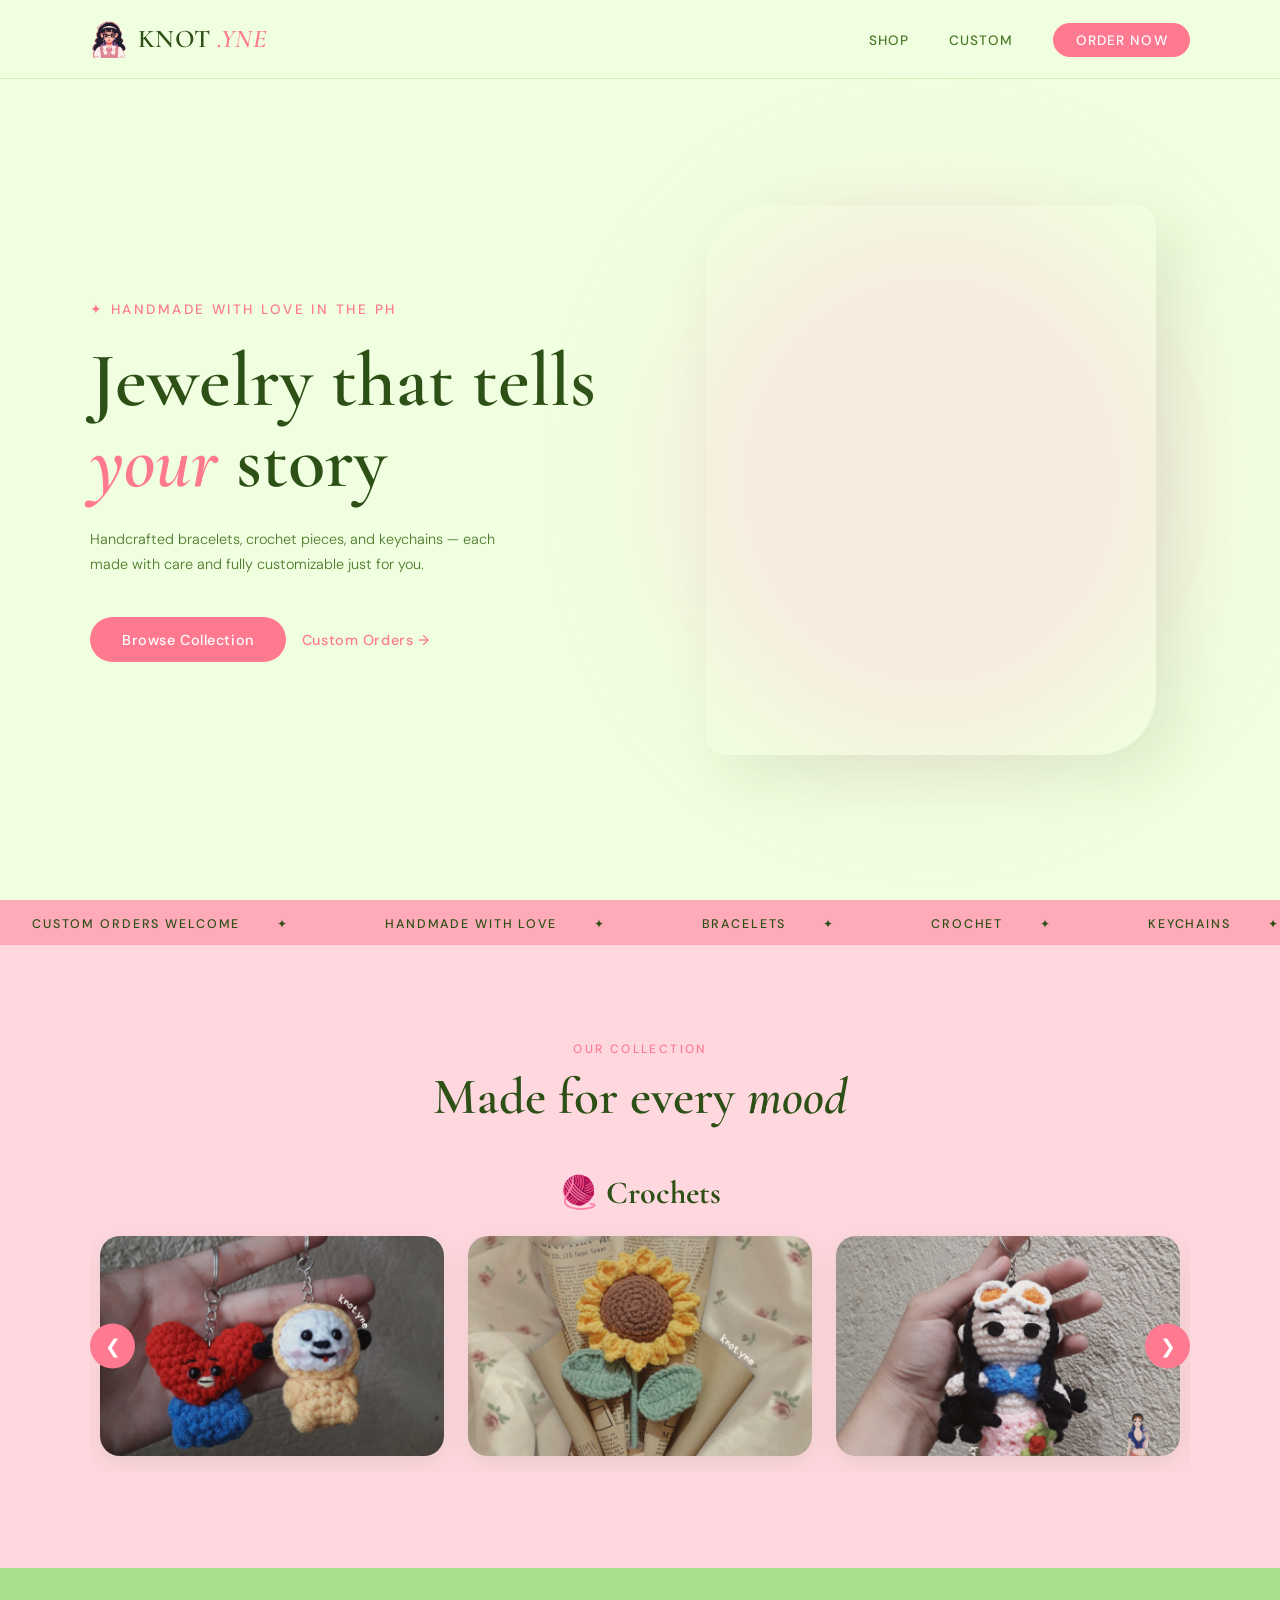
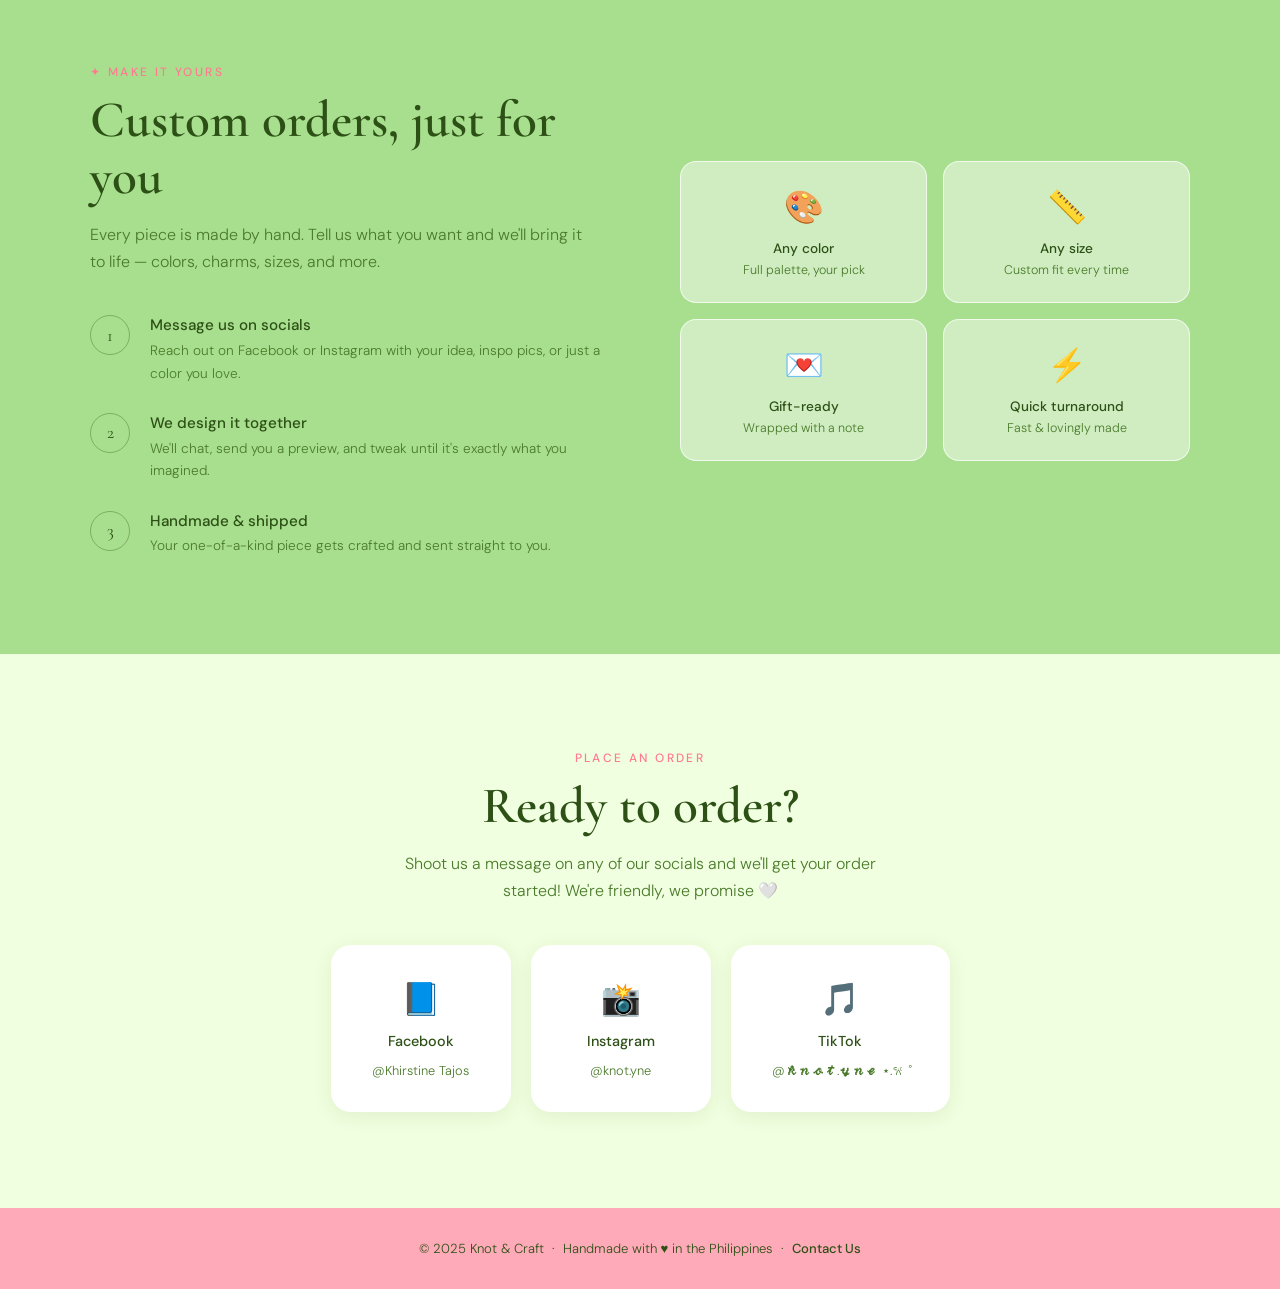
<file: index.html>
<!DOCTYPE html>
<html lang="en">
<head>
<meta charset="UTF-8" />
<meta name="viewport" content="width=device-width, initial-scale=1.0" />
<title>Knot.yne — Handmade with Love</title>
<link rel="preconnect" href="https://fonts.googleapis.com" />
<link href="https://fonts.googleapis.com/css2?family=Cormorant+Garamond:ital,wght@0,400;0,600;1,400&family=DM+Sans:wght@300;400;500&display=swap" rel="stylesheet" />
<link rel="stylesheet" href="css/style.css" />

<!-- Favicon (tab icon) -->
<link rel="icon" type="image/png" href="assets/logo1.png">
</head>

<body>

<!-- NAV -->
<nav>
  <div class="inner" style="display:flex; align-items:center; justify-content:space-between;">

    <!-- LOGO LOCKUP: image + text together -->
    <a href="#" class="nav-brand">
      <img src="assets/logo1.png" alt="Knot.yne logo" class="logo-img" onerror="this.style.display='none'">
      <span class="nav-logo">Knot <span>.yne</span></span>
    </a>

    <!-- Desktop links -->
    <ul>
      <li><a href="#products">Shop</a></li>
      <li><a href="#custom">Custom</a></li>
      <li><a href="#order" class="nav-order-btn">Order Now</a></li>
    </ul>

    <!-- Hamburger (mobile only) -->
    <button class="hamburger" id="hamburger" aria-label="Toggle menu" aria-expanded="false">
      <span></span>
      <span></span>
      <span></span>
    </button>

  </div>
</nav>

<!-- MOBILE MENU DRAWER -->
<ul class="mobile-menu" id="mobileMenu">
  <li><a href="#products" class="mobile-link">Shop</a></li>
  <li><a href="#custom" class="mobile-link">Custom</a></li>
  <li><a href="#order" class="mobile-link mobile-order-btn">Order Now</a></li>
</ul>

<!-- HERO -->
<section class="hero">
  <div class="inner hero-grid">
    <div class="hero-content">
      <p class="hero-eyebrow">✦ Handmade with love in the PH</p>
      <h1>Jewelry that tells <em>your</em> story</h1>
      <p>Handcrafted bracelets, crochet pieces, and keychains — each made with care and fully customizable just for you.</p>
      <div class="hero-cta">
        <a href="#products" class="btn-primary">Browse Collection</a>
        <a href="#custom" class="btn-ghost">Custom Orders →</a>
      </div>
    </div>

    <!-- Visual Side -->
    <div class="hero-visual">
      <div class="main-image-wrapper">
        <!-- Slide 1 -->
        <img src="assets/key1.jpg" alt="Bracelets" class="hero-slide">
        <!-- Slide 2 -->
        <img src="assets/TOOTHLESS AND LIGHT FURY.png" alt="Necklaces" class="hero-slide">
        <!-- Slide 3 -->
        <img src="assets/key2.jpg" alt="Crochet" class="hero-slide">

      </div>
      <!-- Background Blob -->
      <div class="hero-blob"></div>
    </div>
  </div>
</section>

<!-- MARQUEE -->
<div class="marquee-wrap">
  <div class="marquee-inner">
    <span>Custom Orders Welcome <span class="marquee-dot">✦</span></span>
    <span>Handmade with Love <span class="marquee-dot">✦</span></span>
    <span>Bracelets <span class="marquee-dot">✦</span></span>
    <span>Crochet <span class="marquee-dot">✦</span></span>
    <span>Keychains <span class="marquee-dot">✦</span></span>
    <span>Necklaces <span class="marquee-dot">✦</span></span>
    <span>Made to Order <span class="marquee-dot">✦</span></span>
    <span>Custom Orders Welcome <span class="marquee-dot">✦</span></span>
    <span>Handmade with Love <span class="marquee-dot">✦</span></span>
    <span>Bracelets <span class="marquee-dot">✦</span></span>
    <span>Crochet <span class="marquee-dot">✦</span></span>
    <span>Keychains <span class="marquee-dot">✦</span></span>
    <span>Necklaces <span class="marquee-dot">✦</span></span>
    <span>Made to Order <span class="marquee-dot">✦</span></span>
  </div>
</div>

<!-- PRODUCTS -->
<section id="products">
  <div class="inner">
    <div style="text-align:center; margin-bottom: 2rem;">
      <p class="section-eyebrow">Our Collection</p>
      <h2 class="section-title">Made for every <em>mood</em></h2>
    </div>

    <!-- Slider Container -->
    <div class="product-slider-container">
      <div class="product-track" id="productTrack">
        
        <!-- Slide 1: Crochets -->
        <div class="product-slide">
          <h3 class="cat-title">🧶 Crochets</h3>
          <div class="product-grid">
            <div class="product-item">
              <img src="assets/BT21 KEYCHAINS 3.png" alt="Crochet 1">
            </div>
            <div class="product-item">
              <img src="assets//SUNFLOWER (1).png" alt="Crochet 2">
            </div>
            <div class="product-item">
              <img src="assets/NICO ROBIN AMI.png" alt="Crochet 3">
            </div>
          </div>
        </div>

        <!-- Slide 2: String Charms -->
        <div class="product-slide">
          <h3 class="cat-title">✨ String Charms</h3>
          <div class="product-grid">
            <img src="assets/key2.jpg"   alt="Charm 1">
            <img src="assets/Qxios7sP.jpg"   alt="Charm 2">
            <img src="assets/keychaainName.png" alt="Charm 3">
          </div>
        </div>

        <!-- Slide 3: Bracelets -->
        <div class="product-slide">
          <h3 class="cat-title">📿 String Bracelets</h3>
          <div class="product-grid">
            <img src="assets/beads.jpg" alt="Bead 1">
            <img src="assets/bracelet.jpg" alt="Bead 2">
            <img src="assets/bracelet.webp" alt="Bead 3">
          </div>
        </div>

      </div>

      <!-- Navigation Arrows -->
      <button class="slider-arrow prev" id="prevBtn">❮</button>
      <button class="slider-arrow next" id="nextBtn">❯</button>
    </div>
  </div>
</section>

<!-- CUSTOM ORDER -->
<section id="custom">
  <div class="inner">
  <div class="custom-layout">
    <div>
      <p class="section-eyebrow">✦ Make it yours</p>
      <h2 class="section-title">Custom orders, just for you</h2>
      <p class="section-subtitle">Every piece is made by hand. Tell us what you want and we'll bring it to life — colors, charms, sizes, and more.</p>

      <div class="custom-steps">
        <div class="step">
          <div class="step-num">1</div>
          <div class="step-text">
            <h4>Message us on socials</h4>
            <p>Reach out on Facebook or Instagram with your idea, inspo pics, or just a color you love.</p>
          </div>
        </div>
        <div class="step">
          <div class="step-num">2</div>
          <div class="step-text">
            <h4>We design it together</h4>
            <p>We'll chat, send you a preview, and tweak until it's exactly what you imagined.</p>
          </div>
        </div>
        <div class="step">
          <div class="step-num">3</div>
          <div class="step-text">
            <h4>Handmade & shipped</h4>
            <p>Your one-of-a-kind piece gets crafted and sent straight to you.</p>
          </div>
        </div>
      </div>
    </div>

    <div class="custom-visual">
      <div class="custom-tile">
        <div class="custom-tile-icon">🎨</div>
        <h5>Any color</h5>
        <p>Full palette, your pick</p>
      </div>
      <div class="custom-tile">
        <div class="custom-tile-icon">📏</div>
        <h5>Any size</h5>
        <p>Custom fit every time</p>
      </div>
      <div class="custom-tile">
        <div class="custom-tile-icon">💌</div>
        <h5>Gift-ready</h5>
        <p>Wrapped with a note</p>
      </div>
      <div class="custom-tile">
        <div class="custom-tile-icon">⚡</div>
        <h5>Quick turnaround</h5>
        <p>Fast & lovingly made</p>
      </div>
    </div>
  </div>
  </div>
</section>

<!-- ORDER / SOCIALS -->
<section id="order">
  <div class="inner">
  <p class="section-eyebrow">Place an order</p>
  <h2 class="section-title">Ready to order?</h2>
  <p class="section-subtitle" style="margin: 0 auto 0.5rem; text-align:center;">
    Shoot us a message on any of our socials and we'll get your order started! We're friendly, we promise 🤍
  </p>

  <div class="social-cards">
    <a href="https://www.facebook.com/Yneiei" target="_blank" class="social-card">
      <span class="social-icon">📘</span>
      <span class="social-name">Facebook</span>
      <span class="social-handle">@Khirstine Tajos</span>
    </a>
    <a href="https://www.instagram.com/knot.yne" target="_blank" class="social-card">
      <span class="social-icon">📸</span>
      <span class="social-name">Instagram</span>
      <span class="social-handle">@knot.yne</span>
    </a>
    <a href="https://www.tiktok.com/@knot.yne" target="_blank" class="social-card">
      <span class="social-icon">🎵</span>
      <span class="social-name">TikTok</span>
      <span class="social-handle">@𝓴𝓷𝓸𝓽.𝔂𝓷𝓮 ⋆.𐙚 ̊</span>
    </a>
  </div>
  </div>
</section>

<!-- FOOTER -->
<footer>
  <div class="inner">
  <p>© 2025 Knot & Craft &nbsp;·&nbsp; Handmade with ♥ in the Philippines &nbsp;·&nbsp; <a href="#order">Contact Us</a></p>
  </div>
</footer>

<script>
  const hamburger = document.getElementById('hamburger');
  const mobileMenu = document.getElementById('mobileMenu');

  hamburger.addEventListener('click', () => {
    const isOpen = mobileMenu.classList.contains('open');
    mobileMenu.classList.toggle('open');
    hamburger.classList.toggle('open');
    hamburger.setAttribute('aria-expanded', !isOpen);
  });

  // Close drawer when a link is clicked
  document.querySelectorAll('.mobile-link').forEach(link => {
    link.addEventListener('click', () => {
      mobileMenu.classList.remove('open');
      hamburger.classList.remove('open');
      hamburger.setAttribute('aria-expanded', 'false');
    });
  });

// Wrap everything to ensure variables don't conflict
document.addEventListener('DOMContentLoaded', () => {
  const track = document.getElementById('productTrack');
  const nextBtn = document.getElementById('nextBtn');
  const prevBtn = document.getElementById('prevBtn');
  
  // Re-define slides here to make sure they are found
  const slides = document.querySelectorAll('.product-slide');
  
  let index = 0;

  // Check if elements exist to prevent errors
  if (!track || !nextBtn || !prevBtn || slides.length === 0) {
    console.error("Slider elements missing! Check your IDs and Classes.");
    return;
  }

  function updateSlider() {
    track.style.transform = `translateX(-${index * 100}%)`;
  }

  nextBtn.addEventListener('click', () => {
    index = (index + 1) % slides.length;
    updateSlider();
    resetAutoSlide();
  });

  prevBtn.addEventListener('click', () => {
    index = (index - 1 + slides.length) % slides.length;
    updateSlider();
    resetAutoSlide();
  });

  // Auto-slide logic
  let autoSlideInterval = setInterval(() => {
    index = (index + 1) % slides.length;
    updateSlider();
  }, 5000);

  function resetAutoSlide() {
    clearInterval(autoSlideInterval);
    autoSlideInterval = setInterval(() => {
      index = (index + 1) % slides.length;
      updateSlider();
    }, 5000);
  }
});
</script>

</body>
</html>
</file>
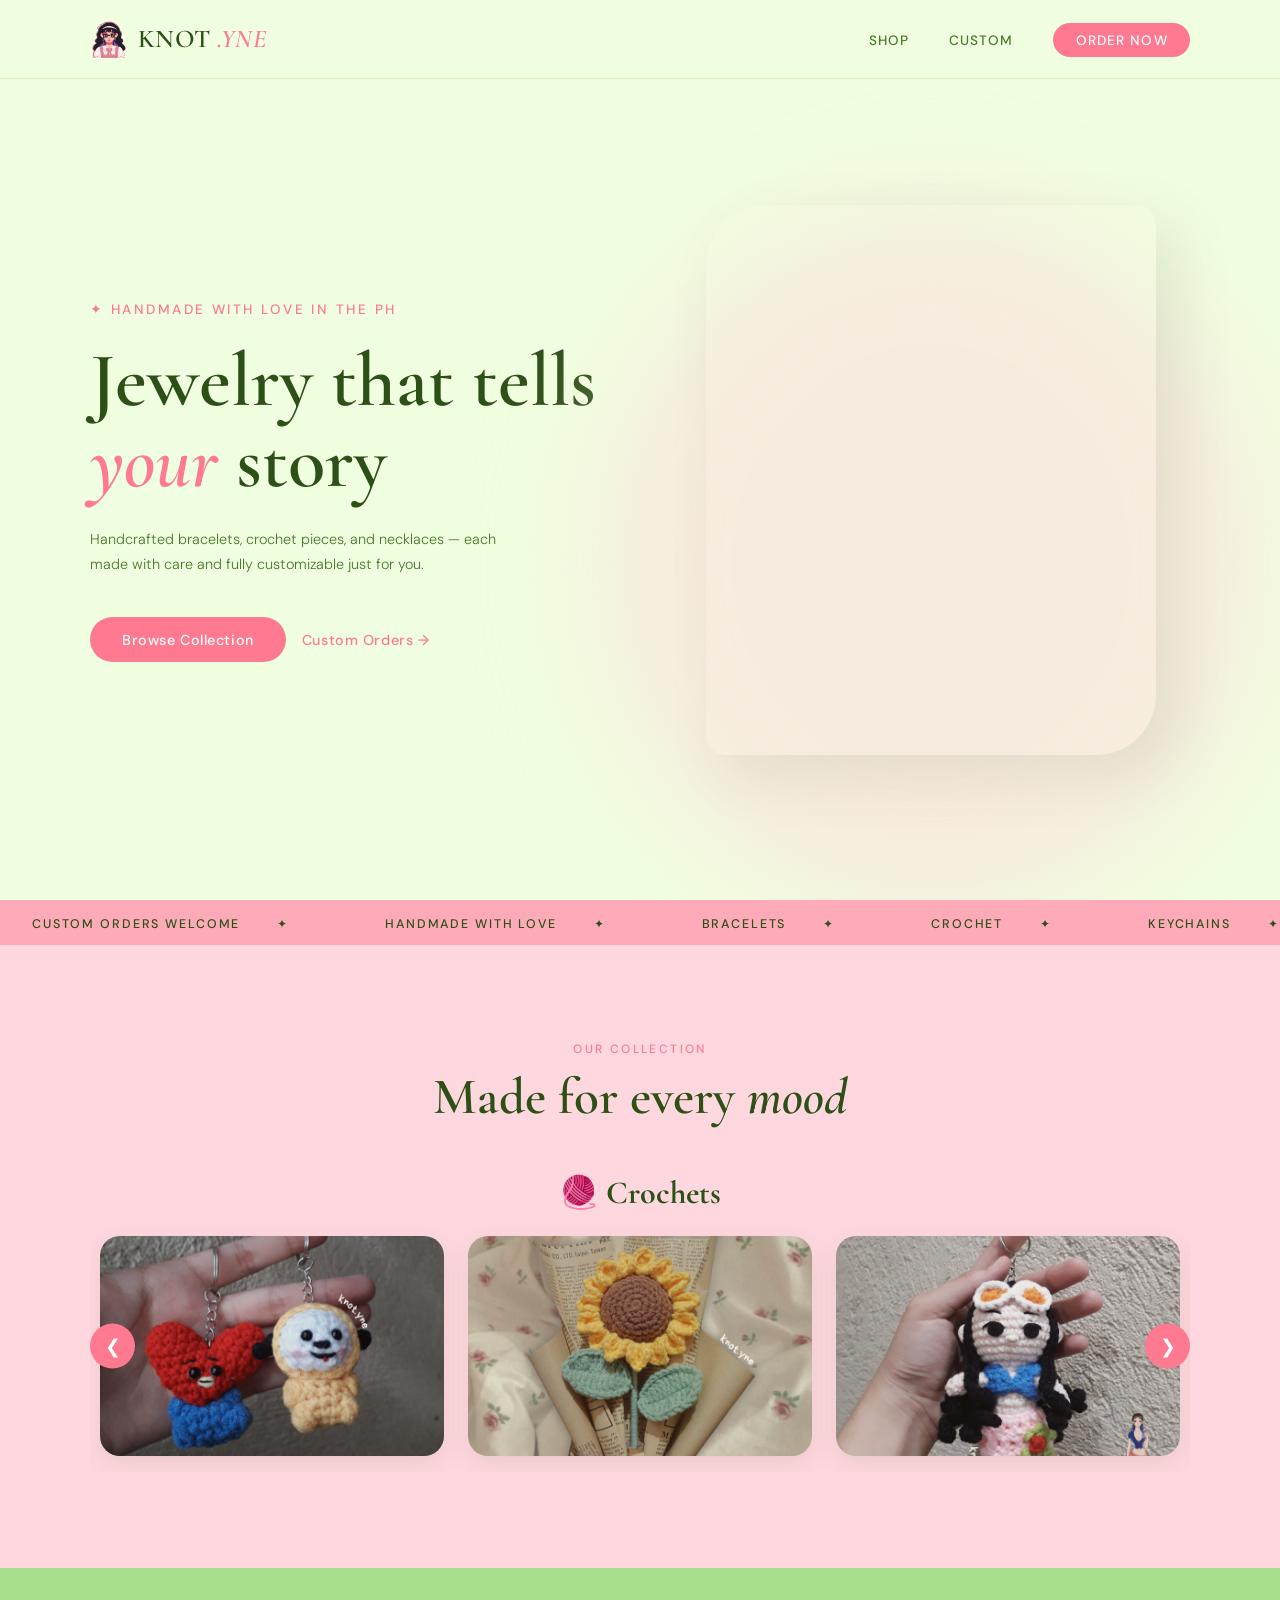
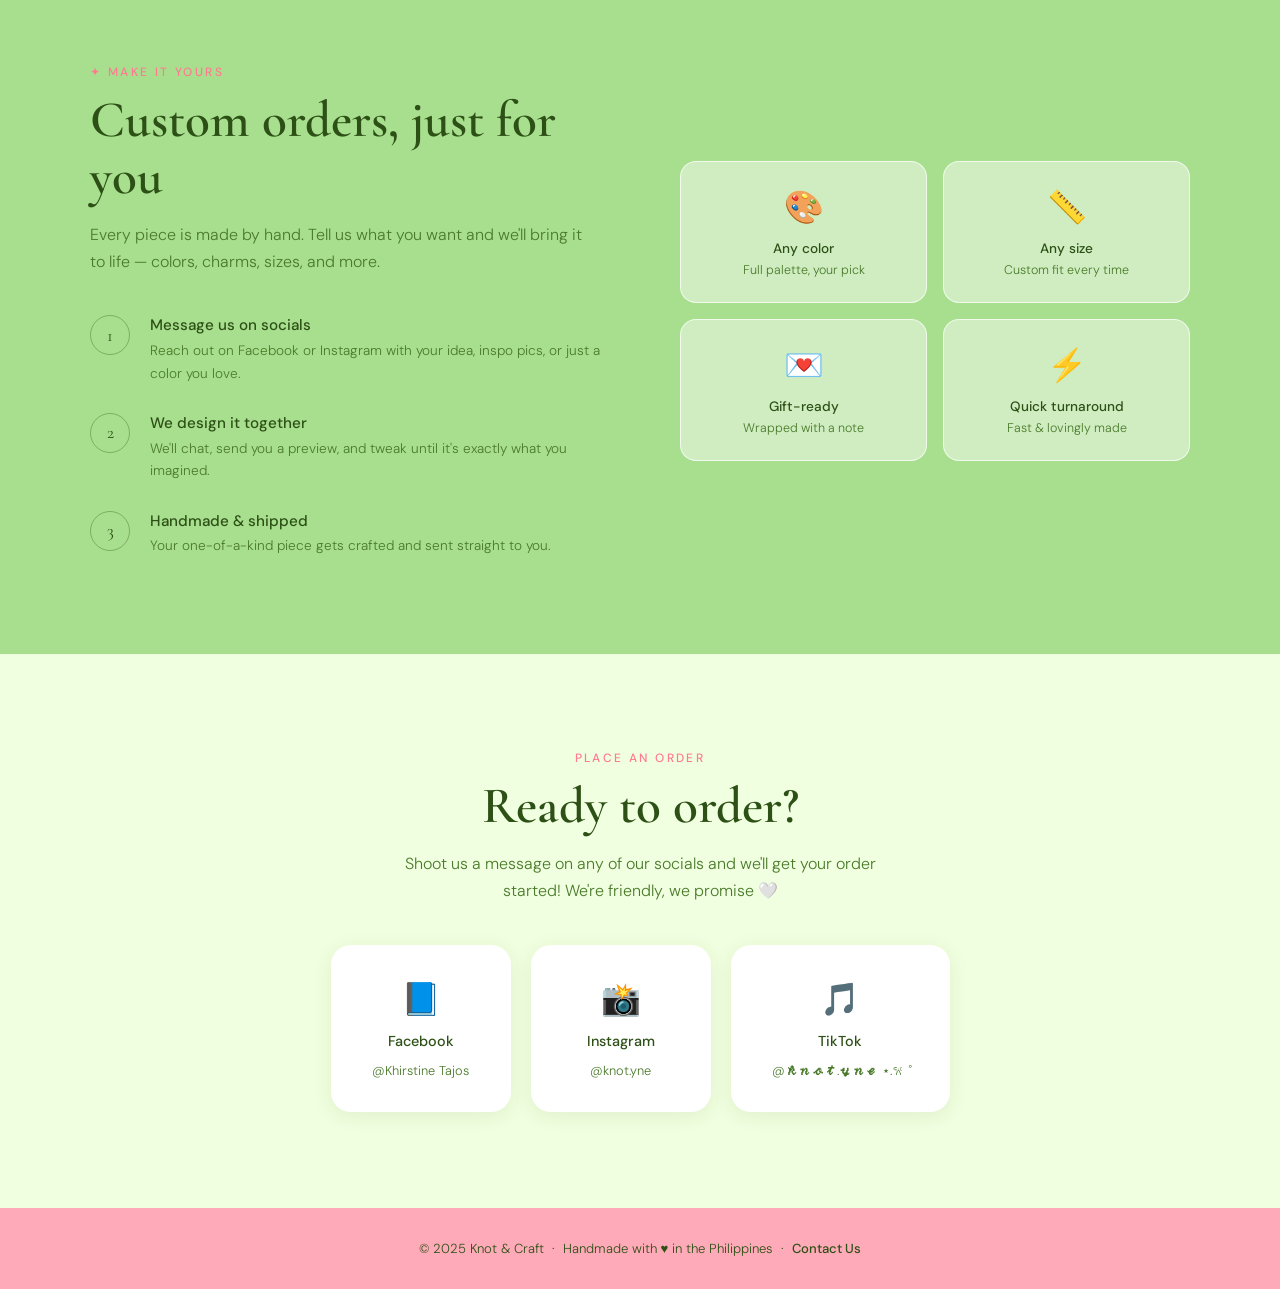
<file: based/index.html>
<!DOCTYPE html>
<html lang="en">
<head>
<meta charset="UTF-8" />
<meta name="viewport" content="width=device-width, initial-scale=1.0" />
<title>Knot.yne — Handmade with Love</title>
<link rel="preconnect" href="https://fonts.googleapis.com" />
<link href="https://fonts.googleapis.com/css2?family=Cormorant+Garamond:ital,wght@0,400;0,600;1,400&family=DM+Sans:wght@300;400;500&display=swap" rel="stylesheet" />
<link rel="stylesheet" href="css/style.css" />

<!-- Favicon (tab icon) -->
<link rel="icon" type="image/png" href="assets/logo1.png">
</head>

<body>

<!-- NAV -->
<nav>
  <div class="inner" style="display:flex; align-items:center; justify-content:space-between;">

    <!-- LOGO LOCKUP: image + text together -->
    <a href="#" class="nav-brand">
      <img src="assets/logo1.png" alt="Knot.yne logo" class="logo-img" onerror="this.style.display='none'">
      <span class="nav-logo">Knot <span>.yne</span></span>
    </a>

    <!-- Desktop links -->
    <ul>
      <li><a href="#products">Shop</a></li>
      <li><a href="#custom">Custom</a></li>
      <li><a href="#order" class="nav-order-btn">Order Now</a></li>
    </ul>

    <!-- Hamburger (mobile only) -->
    <button class="hamburger" id="hamburger" aria-label="Toggle menu" aria-expanded="false">
      <span></span>
      <span></span>
      <span></span>
    </button>

  </div>
</nav>

<!-- MOBILE MENU DRAWER -->
<ul class="mobile-menu" id="mobileMenu">
  <li><a href="#products" class="mobile-link">Shop</a></li>
  <li><a href="#custom" class="mobile-link">Custom</a></li>
  <li><a href="#order" class="mobile-link mobile-order-btn">Order Now</a></li>
</ul>

<!-- HERO -->
<section class="hero">
  <div class="inner hero-grid">
    <div class="hero-content">
      <p class="hero-eyebrow">✦ Handmade with love in the PH</p>
      <h1>Jewelry that tells <em>your</em> story</h1>
      <p>Handcrafted bracelets, crochet pieces, and necklaces — each made with care and fully customizable just for you.</p>
      <div class="hero-cta">
        <a href="#products" class="btn-primary">Browse Collection</a>
        <a href="#custom" class="btn-ghost">Custom Orders →</a>
      </div>
    </div>

    <!-- Visual Side -->
    <div class="hero-visual">
      <div class="main-image-wrapper">
        <!-- Slide 1 -->
        <img src="assets/key1.jpg" alt="Bracelets" class="hero-slide">
        <!-- Slide 2 -->
        <img src="assets/TOOTHLESS AND LIGHT FURY.png" alt="Necklaces" class="hero-slide">
        <!-- Slide 3 -->
        <img src="assets/key2.jpg" alt="Crochet" class="hero-slide">

      </div>
      <!-- Background Blob -->
      <div class="hero-blob"></div>
    </div>
  </div>
</section>

<!-- MARQUEE -->
<div class="marquee-wrap">
  <div class="marquee-inner">
    <span>Custom Orders Welcome <span class="marquee-dot">✦</span></span>
    <span>Handmade with Love <span class="marquee-dot">✦</span></span>
    <span>Bracelets <span class="marquee-dot">✦</span></span>
    <span>Crochet <span class="marquee-dot">✦</span></span>
    <span>Keychains <span class="marquee-dot">✦</span></span>
    <span>Necklaces <span class="marquee-dot">✦</span></span>
    <span>Made to Order <span class="marquee-dot">✦</span></span>
    <span>Custom Orders Welcome <span class="marquee-dot">✦</span></span>
    <span>Handmade with Love <span class="marquee-dot">✦</span></span>
    <span>Bracelets <span class="marquee-dot">✦</span></span>
    <span>Crochet <span class="marquee-dot">✦</span></span>
    <span>Keychains <span class="marquee-dot">✦</span></span>
    <span>Necklaces <span class="marquee-dot">✦</span></span>
    <span>Made to Order <span class="marquee-dot">✦</span></span>
  </div>
</div>

<!-- PRODUCTS -->
<section id="products">
  <div class="inner">
    <div style="text-align:center; margin-bottom: 2rem;">
      <p class="section-eyebrow">Our Collection</p>
      <h2 class="section-title">Made for every <em>mood</em></h2>
    </div>

    <!-- Slider Container -->
    <div class="product-slider-container">
      <div class="product-track" id="productTrack">
        
        <!-- Slide 1: Crochets -->
        <div class="product-slide">
          <h3 class="cat-title">🧶 Crochets</h3>
          <div class="product-grid">
            <div class="product-item">
              <img src="assets/BT21 KEYCHAINS 3.png" alt="Crochet 1">
            </div>
            <div class="product-item">
              <img src="assets//SUNFLOWER (1).png" alt="Crochet 2">
            </div>
            <div class="product-item">
              <img src="assets/NICO ROBIN AMI.png" alt="Crochet 3">
            </div>
          </div>
        </div>

        <!-- Slide 2: String Charms -->
        <div class="product-slide">
          <h3 class="cat-title">✨ String Charms</h3>
          <div class="product-grid">
            <img src="assets/key2.jpg"   alt="Charm 1">
            <img src="assets/Qxios7sP.jpg"   alt="Charm 2">
            <img src="assets/keychaainName.png" alt="Charm 3">
          </div>
        </div>

        <!-- Slide 3: Bracelets -->
        <div class="product-slide">
          <h3 class="cat-title">📿 String Bracelets</h3>
          <div class="product-grid">
            <img src="assets/beads.jpg" alt="Bead 1">
            <img src="assets/bracelet.jpg" alt="Bead 2">
            <img src="assets/bracelet.webp" alt="Bead 3">
          </div>
        </div>

      </div>

      <!-- Navigation Arrows -->
      <button class="slider-arrow prev" id="prevBtn">❮</button>
      <button class="slider-arrow next" id="nextBtn">❯</button>
    </div>
  </div>
</section>

<!-- CUSTOM ORDER -->
<section id="custom">
  <div class="inner">
  <div class="custom-layout">
    <div>
      <p class="section-eyebrow">✦ Make it yours</p>
      <h2 class="section-title">Custom orders, just for you</h2>
      <p class="section-subtitle">Every piece is made by hand. Tell us what you want and we'll bring it to life — colors, charms, sizes, and more.</p>

      <div class="custom-steps">
        <div class="step">
          <div class="step-num">1</div>
          <div class="step-text">
            <h4>Message us on socials</h4>
            <p>Reach out on Facebook or Instagram with your idea, inspo pics, or just a color you love.</p>
          </div>
        </div>
        <div class="step">
          <div class="step-num">2</div>
          <div class="step-text">
            <h4>We design it together</h4>
            <p>We'll chat, send you a preview, and tweak until it's exactly what you imagined.</p>
          </div>
        </div>
        <div class="step">
          <div class="step-num">3</div>
          <div class="step-text">
            <h4>Handmade & shipped</h4>
            <p>Your one-of-a-kind piece gets crafted and sent straight to you.</p>
          </div>
        </div>
      </div>
    </div>

    <div class="custom-visual">
      <div class="custom-tile">
        <div class="custom-tile-icon">🎨</div>
        <h5>Any color</h5>
        <p>Full palette, your pick</p>
      </div>
      <div class="custom-tile">
        <div class="custom-tile-icon">📏</div>
        <h5>Any size</h5>
        <p>Custom fit every time</p>
      </div>
      <div class="custom-tile">
        <div class="custom-tile-icon">💌</div>
        <h5>Gift-ready</h5>
        <p>Wrapped with a note</p>
      </div>
      <div class="custom-tile">
        <div class="custom-tile-icon">⚡</div>
        <h5>Quick turnaround</h5>
        <p>Fast & lovingly made</p>
      </div>
    </div>
  </div>
  </div>
</section>

<!-- ORDER / SOCIALS -->
<section id="order">
  <div class="inner">
  <p class="section-eyebrow">Place an order</p>
  <h2 class="section-title">Ready to order?</h2>
  <p class="section-subtitle" style="margin: 0 auto 0.5rem; text-align:center;">
    Shoot us a message on any of our socials and we'll get your order started! We're friendly, we promise 🤍
  </p>

  <div class="social-cards">
    <a href="https://www.facebook.com/Yneiei" target="_blank" class="social-card">
      <span class="social-icon">📘</span>
      <span class="social-name">Facebook</span>
      <span class="social-handle">@Khirstine Tajos</span>
    </a>
    <a href="https://www.instagram.com/knot.yne" target="_blank" class="social-card">
      <span class="social-icon">📸</span>
      <span class="social-name">Instagram</span>
      <span class="social-handle">@knot.yne</span>
    </a>
    <a href="https://www.tiktok.com/@knot.yne" target="_blank" class="social-card">
      <span class="social-icon">🎵</span>
      <span class="social-name">TikTok</span>
      <span class="social-handle">@𝓴𝓷𝓸𝓽.𝔂𝓷𝓮 ⋆.𐙚 ̊</span>
    </a>
  </div>
  </div>
</section>

<!-- FOOTER -->
<footer>
  <div class="inner">
  <p>© 2025 Knot & Craft &nbsp;·&nbsp; Handmade with ♥ in the Philippines &nbsp;·&nbsp; <a href="#order">Contact Us</a></p>
  </div>
</footer>

<script>
  const hamburger = document.getElementById('hamburger');
  const mobileMenu = document.getElementById('mobileMenu');

  hamburger.addEventListener('click', () => {
    const isOpen = mobileMenu.classList.contains('open');
    mobileMenu.classList.toggle('open');
    hamburger.classList.toggle('open');
    hamburger.setAttribute('aria-expanded', !isOpen);
  });

  // Close drawer when a link is clicked
  document.querySelectorAll('.mobile-link').forEach(link => {
    link.addEventListener('click', () => {
      mobileMenu.classList.remove('open');
      hamburger.classList.remove('open');
      hamburger.setAttribute('aria-expanded', 'false');
    });
  });

// Wrap everything to ensure variables don't conflict
document.addEventListener('DOMContentLoaded', () => {
  const track = document.getElementById('productTrack');
  const nextBtn = document.getElementById('nextBtn');
  const prevBtn = document.getElementById('prevBtn');
  
  // Re-define slides here to make sure they are found
  const slides = document.querySelectorAll('.product-slide');
  
  let index = 0;

  // Check if elements exist to prevent errors
  if (!track || !nextBtn || !prevBtn || slides.length === 0) {
    console.error("Slider elements missing! Check your IDs and Classes.");
    return;
  }

  function updateSlider() {
    track.style.transform = `translateX(-${index * 100}%)`;
  }

  nextBtn.addEventListener('click', () => {
    index = (index + 1) % slides.length;
    updateSlider();
    resetAutoSlide();
  });

  prevBtn.addEventListener('click', () => {
    index = (index - 1 + slides.length) % slides.length;
    updateSlider();
    resetAutoSlide();
  });

  // Auto-slide logic
  let autoSlideInterval = setInterval(() => {
    index = (index + 1) % slides.length;
    updateSlider();
  }, 5000);

  function resetAutoSlide() {
    clearInterval(autoSlideInterval);
    autoSlideInterval = setInterval(() => {
      index = (index + 1) % slides.length;
      updateSlider();
    }, 5000);
  }
});
</script>

</body>
</html>
</file>
<file: css/style.css>
*, *::before, *::after { box-sizing: border-box; margin: 0; padding: 0; }

  html, body {
  overflow-x: hidden;
  max-width: 100%;
  }

  section, .hero, .marquee-wrap, footer {
  max-width: 100%;
  overflow-x: hidden;
  }
  
  :root {
    --cream: #F0FFDF;
    --blush: #FFAAB8;
    --rose: #FF7A90;
    --deep: #2D5016;
    --warm: #4A7A2A;
    --muted: #A8DF8E;
    --white: #FFFFFF;
    --pink-light: #FFD8DF;
    --green-mid: #A8DF8E;
  }

  html { scroll-behavior: smooth; }

  body {
    font-family: 'DM Sans', sans-serif;
    background: var(--cream);
    color: var(--deep);
    overflow-x: hidden;
  }

  /* NAV */
  nav {
    position: fixed;
    top: 0; left: 0; right: 0;
    z-index: 100;
    display: flex;
    align-items: center;
    justify-content: space-between;
    padding: 1.25rem 2rem;
    background: rgba(240, 255, 223, 0.92);
    backdrop-filter: blur(10px);
    border-bottom: 1px solid rgba(168, 223, 142, 0.4);
  }

  /* LOGO LOCKUP — image + text side by side */
  .nav-brand {
    display: flex;
    align-items: center;
    gap: 0.6rem;
    text-decoration: none;
  }

  .logo-img {
    height: 38px;
    width: auto;
    display: block;
  }

  .nav-logo {
    font-family: 'Cormorant Garamond', serif;
    font-size: 1.6rem;
    font-weight: 600;
    color: var(--deep);
    letter-spacing: 0.02em;
    line-height: 1;
  }

  .nav-logo span { color: var(--rose); font-style: italic; }

  nav ul {
    list-style: none;
    display: flex;
    gap: 2.5rem;
    align-items: center;
  }

  nav a {
    text-decoration: none;
    color: var(--warm);
    font-size: 0.85rem;
    font-weight: 500;
    letter-spacing: 0.08em;
    text-transform: uppercase;
    transition: color 0.2s;
  }

  nav a:hover { color: var(--rose); }

  .nav-order-btn {
    background: var(--rose) !important;
    color: var(--white) !important;
    padding: 0.55rem 1.4rem;
    border-radius: 100px;
    transition: background 0.2s, transform 0.15s !important;
  }

  .nav-order-btn:hover {
    background: var(--warm) !important;
    transform: translateY(-1px);
  }

  /* HAMBURGER BUTTON */
  .hamburger {
    display: none;
    flex-direction: column;
    justify-content: center;
    gap: 5px;
    background: none;
    border: none;
    cursor: pointer;
    padding: 6px;
    z-index: 200;
  }

  .hamburger span {
    display: block;
    width: 24px;
    height: 2px;
    background: var(--deep);
    border-radius: 2px;
    transition: transform 0.3s ease, opacity 0.3s ease;
    transform-origin: center;
  }

  /* Animate to X when open */
  .hamburger.open span:nth-child(1) { transform: translateY(7px) rotate(45deg); }
  .hamburger.open span:nth-child(2) { opacity: 0; transform: scaleX(0); }
  .hamburger.open span:nth-child(3) { transform: translateY(-7px) rotate(-45deg); }

  /* MOBILE DRAWER */
  .mobile-menu {
    display: none;
    position: fixed;
    top: 0; left: 0; right: 0;
    z-index: 99;
    background: rgba(240, 255, 223, 0.97);
    backdrop-filter: blur(14px);
    padding: 6rem 2rem 2.5rem;
    flex-direction: column;
    gap: 0;
    border-bottom: 1px solid rgba(168, 223, 142, 0.4);
    transform: translateY(-110%);
    transition: transform 0.35s cubic-bezier(0.4, 0, 0.2, 1);
  }

  .mobile-menu.open {
    transform: translateY(0);
    display: flex;
  }

  .mobile-menu li {
    list-style: none;
    border-bottom: 1px solid rgba(168, 223, 142, 0.4);
  }

  .mobile-menu li:last-child { border-bottom: none; margin-top: 1.25rem; }

  .mobile-menu a {
    display: block;
    padding: 1rem 0;
    text-decoration: none;
    color: var(--deep);
    font-size: 1.4rem;
    font-family: 'Cormorant Garamond', serif;
    font-weight: 600;
    letter-spacing: 0.02em;
    transition: color 0.2s;
  }

  .mobile-menu a:hover { color: var(--rose); }

  .mobile-menu .mobile-order-btn {
    background: var(--rose);
    color: var(--white) !important;
    padding: 0.85rem 2rem;
    border-radius: 100px;
    text-align: center;
    font-size: 0.95rem;
    font-family: 'DM Sans', sans-serif;
    font-weight: 500;
    letter-spacing: 0.06em;
    text-transform: uppercase;
  }

  /* HERO */
  .hero {
    min-height: 100vh;
    display: flex;
    align-items: center;
    padding: 7rem 4rem 4rem;
    position: relative;
    overflow: hidden;
  }

  .hero-bg-circle {
    position: absolute;
    width: 600px; height: 600px;
    border-radius: 50%;
    background: radial-gradient(circle, rgba(255,216,223,0.5) 0%, transparent 70%);
    top: -100px; right: -150px;
    pointer-events: none;
  }

  .hero-content {
    max-width: 600px;
    position: relative;
    z-index: 1;
  }

  .hero .hero-eyebrow {
    font-size: .85rem;
    font-weight: 500;
    letter-spacing: 0.18em;
    text-transform: uppercase;
    color: var(--rose);
    margin-bottom: 1.25rem;
  }

  .hero h1 {
    font-family: 'Cormorant Garamond', serif;
    font-size: clamp(3rem, 6vw, 5.5rem);
    line-height: 1.05;
    font-weight: 600;
    color: var(--deep);
    margin-bottom: 1.5rem;
  }

  .hero h1 em {
    font-style: italic;
    color: var(--rose);
  }

  .hero p {
    font-size: 0.9rem;
    color: var(--warm);
    line-height: 1.75;
    max-width: 440px;
    margin-bottom: 2.5rem;
    font-weight: 300;
  }

  .hero-cta {
    display: flex;
    gap: 1rem;
    align-items: center;
    flex-wrap: wrap;
  }

  .btn-primary {
    background: var(--rose);
    color: var(--white);
    padding: 0.85rem 2rem;
    border-radius: 100px;
    text-decoration: none;
    font-size: 0.9rem;
    font-weight: 500;
    letter-spacing: 0.04em;
    transition: background 0.2s, transform 0.15s;
    display: inline-block;
  }

  .btn-primary:hover {
    background: var(--warm);
    color: var(--white);
    transform: translateY(-2px);
  }

  .btn-ghost {
    color: var(--rose);
    text-decoration: none;
    font-size: 0.9rem;
    font-weight: 500;
    letter-spacing: 0.04em;
    display: flex;
    align-items: center;
    gap: 0.5rem;
    transition: gap 0.2s;
  }

  .btn-ghost:hover { gap: 0.75rem; }

  .hero-decorative {
    position: absolute;
    right: 0;
    top: 50%;
    transform: translateY(-50%);
    width: 360px;
    height: 420px;
  }

/* --- HERO BASE LAYOUT --- */
.hero {
  min-height: 100vh;
  display: flex;
  align-items: center;
  padding: 120px 2rem 60px;
  background: var(--cream);
  overflow: hidden;
}

.hero-grid {
  display: grid;
  grid-template-columns: 1fr 1fr; /* Split 50/50 on desktop */
  align-items: center;
  gap: 4rem;
  width: 100%;
}

.hero-visual {
  position: relative;
  display: flex;
  justify-content: center;
  z-index: 5;
}

/* --- THE SLIDER (Works on Desktop & Mobile) --- */
.main-image-wrapper {
  position: relative;
  width: 100%;
  max-width: 450px;
  height: 550px; /* Desktop Height */
  border-radius: 60px 20px 60px 20px; 
  overflow: hidden; 
  box-shadow: 20px 20px 60px rgba(45, 80, 22, 0.1);
  z-index: 2;
}

.hero-slide {
  position: absolute;
  top: 0; left: 0;
  width: 100%;
  height: 100%;
  object-fit: cover;
  opacity: 0;
  animation: heroSlider 12s infinite; /* 12s loop for 3 images */
}

/* Timing for 3 images */
.hero-slide:nth-child(1) { animation-delay: 0s; }
.hero-slide:nth-child(2) { animation-delay: 4s; }
.hero-slide:nth-child(3) { animation-delay: 8s; }

@keyframes heroSlider {
  0% { opacity: 0; }
  5% { opacity: 1; }   /* Fade In */
  33% { opacity: 1; }  /* Visible */
  38% { opacity: 0; }  /* Fade Out */
  100% { opacity: 0; }
}

/* --- DECORATIONS --- */
.floating-badge {
  position: absolute;
  bottom: 30px;
  left: -20px;
  background: var(--white);
  padding: 0.8rem 1.2rem;
  border-radius: 100px;
  display: flex;
  align-items: center;
  gap: 10px;
  box-shadow: 0 10px 30px rgba(0,0,0,0.1);
  z-index: 10;
  animation: float 3s ease-in-out infinite;
}

.hero-blob {
  position: absolute;
  width: 100%;   /* change from 130% */
  height: 100%;  /* change from 130% */
  background: var(--pink-light);
  filter: blur(60px);
  border-radius: 50%;
  opacity: 0.5;
  z-index: 1;
  animation: morph 10s ease-in-out infinite;
}

/* --- RESPONSIVE ADJUSTMENTS --- */
@media (max-width: 900px) {
  .hero-grid {
    grid-template-columns: 1fr;
    text-align: center;
    gap: 3rem;
  }

    /* 1. h1 comes first */
  .hero-content h1 {
    order: -2;
  }

    /* 2. Image second */
  .hero-visual {
    order: -1;
  }
  
  .hero-visual { order: -1; } /* Image on top for mobile */

  .main-image-wrapper {
    height: 380px; /* Mobile Height */
    max-width: 320px;
    border-radius: 40px 15px 40px 15px;
  }

  .hero-cta { justify-content: center; }

  .floating-badge {
    left: 50%;
    transform: translateX(-50%);
    bottom: -15px;
    white-space: nowrap;
  }
}

/* ANIMATIONS */
@keyframes float {
  0%, 100% { transform: translateY(0); }
  50% { transform: translateY(-10px); }
}

@keyframes morph {
  0%, 100% { border-radius: 40% 60% 70% 30% / 40% 40% 60% 50%; }
  50% { border-radius: 70% 30% 50% 70% / 50% 60% 30% 60%; }
}

/* --- RESPONSIVE FIXES (THE IMPORTANT PART) --- */
@media (max-width: 900px) {
  .hero {
    padding: 120px 1.5rem 60px;
    text-align: center;
  }

  .hero-grid {
    grid-template-columns: 1fr; /* Stack items vertically */
    gap: 3rem;
  }

  .hero-content h1 {
    font-size: 3rem; /* Smaller font for mobile */
  }

  .hero-cta {
    justify-content: center;
  }

  .hero-visual {
    order: -1; /* Puts the image ABOVE the text on mobile */
  }

  .hero-main-img {
    height: 350px; /* Shorter image for mobile screens */
  }

  .floating-badge {
    left: 50%;
    transform: translateX(-50%);
    bottom: -20px;
    white-space: nowrap;
  }

  /* Slider Container */
.main-image-wrapper {
  position: relative;
  width: 100%;
  max-width: 450px;
  height: 550px; /* Must match the image height */
  z-index: 2;
  border-radius: 60px 20px 60px 20px; 
  overflow: hidden; /* Keeps the images inside the rounded corners */
  box-shadow: 20px 20px 60px rgba(45, 80, 22, 0.1);
}

/* Individual Slides */
.hero-slide {
  position: absolute;
  top: 0;
  left: 0;
  width: 100%;
  height: 100%;
  object-fit: cover;
  opacity: 0; /* Hidden by default */
  animation: heroSlider 12s infinite; /* 12 seconds total for the loop */
}

/* Animation Timing: 
   3 images = 33% each. 
   We add a little overlap for the fade effect.
*/
.hero-slide:nth-child(1) {
  animation-delay: 0s;
}

.hero-slide:nth-child(2) {
  animation-delay: 4s;
}

.hero-slide:nth-child(3) {
  animation-delay: 8s;
}

@keyframes heroSlider {
  0% { opacity: 0; }
  10% { opacity: 1; }  /* Fade in */
  33% { opacity: 1; }  /* Stay visible */
  43% { opacity: 0; }  /* Fade out */
  100% { opacity: 0; } /* Stay hidden until loop restarts */
}

/* Adjust height for mobile slider */
@media (max-width: 900px) {
  .main-image-wrapper {
    height: 350px;
    max-width: 100%;
    border-radius: 40px 15px 40px 15px;
  }
}
}


  /* MARQUEE */
  .marquee-wrap {
    background: #FFAAB8;
    padding: 0.75rem 0;
    overflow: hidden;
    white-space: nowrap;
  }

  .marquee-inner span {
    font-size: 0.78rem;
    font-weight: 500;
    letter-spacing: 0.15em;
    text-transform: uppercase;
    color: var(--deep);
    padding: 0 2rem;
  }

  .marquee-dot { color: rgba(45,80,22,0.4); }

  .marquee-inner {
    display: inline-flex;
    animation: marquee 22s linear infinite;
  }

  @keyframes marquee {
    from { transform: translateX(0); }
    to { transform: translateX(-50%); }
  }

  /* SECTIONS */
  section { padding: 6rem 4rem; }

  .inner {
    max-width: 1100px;
    margin: 0 auto;
    width: 100%;
  }

  .section-eyebrow {
    font-size: 0.75rem;
    font-weight: 500;
    letter-spacing: 0.2em;
    text-transform: uppercase;
    color: var(--rose);
    margin-bottom: 0.75rem;
  }

  .section-title {
    font-family: 'Cormorant Garamond', serif;
    font-size: clamp(2rem, 4vw, 3.2rem);
    font-weight: 600;
    color: var(--deep);
    line-height: 1.1;
    margin-bottom: 1rem;
  }

  .section-subtitle {
    font-size: 1rem;
    color: var(--warm);
    line-height: 1.7;
    font-weight: 300;
    max-width: 480px;
  }

  /* PRODUCTS */
  #products { background: #FFD8DF; }

  /* Slider Layout */
.product-slider-container {
  position: relative;
  overflow: hidden; /* Hides the other slides */
  width: 100%;
  padding: 1rem 0;
}

.product-track {
  display: flex;
  transition: transform 0.5s cubic-bezier(0.4, 0, 0.2, 1);
  width: 100%;
}

.product-slide {
  min-width: 100%; /* Each slide takes full width of container */
  box-sizing: border-box;
  padding: 0 10px;
}

.cat-title {
  font-family: 'Cormorant Garamond', serif;
  font-size: 2rem;
  color: var(--deep);
  margin-bottom: 1.5rem;
  text-align: center;
}

/* 3-Image Grid */
.product-grid {
  display: grid;
  grid-template-columns: repeat(3, 1fr);
  gap: 1.5rem;
}

/* Single clean rule for product-grid images */
.product-grid img {
  width: 100%;
  aspect-ratio: 1 / 1;
  object-fit: cover;
  border-radius: 20px;
  box-shadow: 0 8px 24px rgba(45, 80, 22, 0.1);
  transition: transform 0.3s ease;
  background: transparent;
}

.product-grid img:hover {
  transform: translateY(-5px);
}

/* For product-item images (Slide 1 with the wrapper divs) */
.product-item img {
  width: 100%;
  aspect-ratio: 1 / 1;
  object-fit: cover;
  border-radius: 20px;
  box-shadow: 0 8px 24px rgba(45, 80, 22, 0.1);
  transition: transform 0.3s ease;
}

.product-item img:hover {
  transform: translateY(-5px);
}

/* Navigation Arrows */
.slider-arrow {
  position: absolute;
  top: 60%;
  transform: translateY(-50%);
  background: var(--rose);
  color: white;
  border: none;
  width: 45px;
  height: 45px;
  border-radius: 50%;
  cursor: pointer;
  z-index: 10;
  font-size: 1.2rem;
  transition: opacity 0.3s, background 0.3s;
  display: flex;
  align-items: center;
  justify-content: center;
}

.slider-arrow:hover { background: var(--warm); }
.slider-arrow.prev { left: 0; }
.slider-arrow.next { right: 0; }

.product-grid img,
.product-item img {
  width: 100%;
  height: 220px;
  object-fit: cover;
  border-radius: 20px;
  background: transparent;
  box-shadow: 0 8px 24px rgba(45, 80, 22, 0.1);
  transition: transform 0.3s ease;
}

.product-grid img:hover,
.product-item img:hover {
  transform: translateY(-5px);
}


.product-item {
  display: flex;
  flex-direction: column;
  align-items: start;
  gap: 0.75rem;
}


.item-label {
  font-size: 0.85rem;
  font-weight: 500;
  color: var(--warm);
  text-transform: uppercase;
  letter-spacing: 0.05em;
}

@media (max-width: 600px) {
  /* Make the category title a bit smaller and tighter */
  .cat-title {
    font-size: 1.5rem;
    margin-bottom: 1rem;
  }

  /* Change from 3 tiny columns to 1 big one or 2 medium ones */
  .product-grid {
    grid-template-columns: 1fr; /* 1 image per row looks much cleaner on mobile */
    gap: 1rem;
    padding: 0 1rem;
  }

  .product-grid img {
    border-radius: 15px;
    height: 250px; /* Force a consistent height so it doesn't jump around */
  }

  /* Move arrows lower so they don't block the title */
  .slider-arrow {
    top: auto;
    bottom: -20px; /* Put them at the very bottom of the section */
    width: 40px;
    height: 40px;
  }

  .product-slider-container {
    padding-bottom: 60px; 
    overflow: visible; /* Allows buttons to sit slightly outside if needed */
  }

  /* 2. Move the arrows down */
  .slider-arrow {
    top: auto;            /* Removes the 50% vertical centering */
    bottom: 0px;          /* Positions them at the very bottom of the container */
    transform: none;      /* Removes the centering offset */
    width: 45px;
    height: 45px;
  }

  /* 3. Group them toward the center so they are easy to reach with thumbs */
  .slider-arrow.prev {
    left: calc(50% - 55px); /* Moves it slightly left of center */
  }

  .slider-arrow.next {
    right: calc(50% - 55px); /* Moves it slightly right of center */
  }
    
  .slider-arrow.prev { left: 30%; }
  .slider-arrow.next { right: 30%; }
}

  /* CUSTOM ORDER */
  #custom { background: #A8DF8E; color: var(--deep); }
  #custom .section-title { color: var(--deep); }
  #custom .section-eyebrow { color: var(--rose); }
  #custom .section-subtitle { color: var(--warm); max-width: 500px; }

  .custom-layout {
    display: grid;
    grid-template-columns: 1fr 1fr;
    gap: 5rem;
    align-items: center;
  }

  .custom-steps { display: flex; flex-direction: column; gap: 1.75rem; margin-top: 2.5rem; }

  .step { display: flex; gap: 1.25rem; align-items: flex-start; }

  .step-num {
    width: 40px; height: 40px;
    border-radius: 50%;
    border: 1.5px solid rgba(45,80,22,0.35);
    display: flex;
    align-items: center;
    justify-content: center;
    font-family: 'Cormorant Garamond', serif;
    font-size: 1.1rem;
    color: var(--deep);
    flex-shrink: 0;
  }

  .step-text h4 { font-size: 0.95rem; font-weight: 500; color: var(--deep); margin-bottom: 0.3rem; }
  .step-text p { font-size: 0.85rem; color: var(--warm); line-height: 1.65; font-weight: 300; }

  .custom-visual { display: grid; grid-template-columns: 1fr 1fr; gap: 1rem; }

  .custom-tile {
    background: rgba(255,255,255,0.45);
    border: 1px solid rgba(255,255,255,0.7);
    border-radius: 16px;
    padding: 1.5rem;
    text-align: center;
    transition: background 0.2s;
  }

  .custom-tile:hover { background: rgba(255,255,255,0.65); }
  .custom-tile-icon { font-size: 2rem; margin-bottom: 0.75rem; }
  .custom-tile h5 { font-size: 0.85rem; font-weight: 500; color: var(--deep); margin-bottom: 0.3rem; }
  .custom-tile p { font-size: 0.78rem; color: var(--warm); font-weight: 300; }

  /* ORDER / SOCIALS */
  #order { background: var(--cream); text-align: center; }

  .social-cards {
    display: flex;
    gap: 1.25rem;
    justify-content: center;
    flex-wrap: wrap;
    margin-top: 2.5rem;
  }

  .social-card {
    background: var(--white);
    border-radius: 20px;
    padding: 2rem 2.5rem;
    display: flex;
    flex-direction: column;
    align-items: center;
    gap: 0.75rem;
    text-decoration: none;
    color: var(--deep);
    min-width: 180px;
    border: 1.5px solid transparent;
    transition: border-color 0.2s, transform 0.2s, box-shadow 0.2s;
    box-shadow: 0 4px 20px rgba(45,80,22,0.08);
  }

  .social-card:hover {
    border-color: var(--rose);
    transform: translateY(-4px);
    box-shadow: 0 12px 36px rgba(255,170,184,0.3);
  }

  .social-icon { font-size: 2rem; }
  .social-name { font-weight: 500; font-size: 0.9rem; }
  .social-handle { font-size: 0.8rem; color: var(--warm); font-weight: 300; }

  /* FOOTER */
  footer {
    background: #FFAAB8;
    color: var(--deep);
    text-align: center;
    padding: 2rem 4rem;
    font-size: 0.82rem;
    font-weight: 300;
  }

  footer a { color: var(--deep); text-decoration: none; font-weight: 500; }

  /* MOBILE */
  @media (max-width: 900px) {
    nav { padding: 1rem 1.5rem; }

    /* Hide desktop nav links, show hamburger */
    nav > .inner > ul { display: none; }
    .hamburger { display: flex; }

    .hero {
      margin-top: 80px;
      flex-direction: column;
      align-items: center;
      padding: 5rem 1.25rem 3rem;
    }

    .hero .hero-eyebrow {
      font-size: 0.7rem;
      margin-bottom: 40px;
      letter-spacing: 0.12em;
    }

    .hero h1 { font-size: 2.5rem; margin-bottom: 40px; }
    .hero-content { max-width: 100%; }
    .hero-content p { max-width: 100%; }
    .hero-cta { justify-content: center; }
    .hero-decorative { display: none; }
    .hero-bg-circle { display: none; }

    section { padding: 4rem 1.25rem; }
    .products-header { flex-direction: column; align-items: flex-start; gap: 1rem; }
    .feat-row { grid-template-columns: 1fr; }
    .feat-mini-row { grid-template-columns: 1fr 1fr; }
    .custom-layout { grid-template-columns: 1fr; gap: 2.5rem; }
    footer { padding: 2rem 1.5rem; }
  }
</file>
<file: based/css/style.css>
*, *::before, *::after { box-sizing: border-box; margin: 0; padding: 0; }

  :root {
    --cream: #F0FFDF;
    --blush: #FFAAB8;
    --rose: #FF7A90;
    --deep: #2D5016;
    --warm: #4A7A2A;
    --muted: #A8DF8E;
    --white: #FFFFFF;
    --pink-light: #FFD8DF;
    --green-mid: #A8DF8E;
  }

  html { scroll-behavior: smooth; }

  body {
    font-family: 'DM Sans', sans-serif;
    background: var(--cream);
    color: var(--deep);
    overflow-x: hidden;
  }

  /* NAV */
  nav {
    position: fixed;
    top: 0; left: 0; right: 0;
    z-index: 100;
    display: flex;
    align-items: center;
    justify-content: space-between;
    padding: 1.25rem 2rem;
    background: rgba(240, 255, 223, 0.92);
    backdrop-filter: blur(10px);
    border-bottom: 1px solid rgba(168, 223, 142, 0.4);
  }

  /* LOGO LOCKUP — image + text side by side */
  .nav-brand {
    display: flex;
    align-items: center;
    gap: 0.6rem;
    text-decoration: none;
  }

  .logo-img {
    height: 38px;
    width: auto;
    display: block;
  }

  .nav-logo {
    font-family: 'Cormorant Garamond', serif;
    font-size: 1.6rem;
    font-weight: 600;
    color: var(--deep);
    letter-spacing: 0.02em;
    line-height: 1;
  }

  .nav-logo span { color: var(--rose); font-style: italic; }

  nav ul {
    list-style: none;
    display: flex;
    gap: 2.5rem;
    align-items: center;
  }

  nav a {
    text-decoration: none;
    color: var(--warm);
    font-size: 0.85rem;
    font-weight: 500;
    letter-spacing: 0.08em;
    text-transform: uppercase;
    transition: color 0.2s;
  }

  nav a:hover { color: var(--rose); }

  .nav-order-btn {
    background: var(--rose) !important;
    color: var(--white) !important;
    padding: 0.55rem 1.4rem;
    border-radius: 100px;
    transition: background 0.2s, transform 0.15s !important;
  }

  .nav-order-btn:hover {
    background: var(--warm) !important;
    transform: translateY(-1px);
  }

  /* HAMBURGER BUTTON */
  .hamburger {
    display: none;
    flex-direction: column;
    justify-content: center;
    gap: 5px;
    background: none;
    border: none;
    cursor: pointer;
    padding: 6px;
    z-index: 200;
  }

  .hamburger span {
    display: block;
    width: 24px;
    height: 2px;
    background: var(--deep);
    border-radius: 2px;
    transition: transform 0.3s ease, opacity 0.3s ease;
    transform-origin: center;
  }

  /* Animate to X when open */
  .hamburger.open span:nth-child(1) { transform: translateY(7px) rotate(45deg); }
  .hamburger.open span:nth-child(2) { opacity: 0; transform: scaleX(0); }
  .hamburger.open span:nth-child(3) { transform: translateY(-7px) rotate(-45deg); }

  /* MOBILE DRAWER */
  .mobile-menu {
    display: none;
    position: fixed;
    top: 0; left: 0; right: 0;
    z-index: 99;
    background: rgba(240, 255, 223, 0.97);
    backdrop-filter: blur(14px);
    padding: 6rem 2rem 2.5rem;
    flex-direction: column;
    gap: 0;
    border-bottom: 1px solid rgba(168, 223, 142, 0.4);
    transform: translateY(-110%);
    transition: transform 0.35s cubic-bezier(0.4, 0, 0.2, 1);
  }

  .mobile-menu.open {
    transform: translateY(0);
    display: flex;
  }

  .mobile-menu li {
    list-style: none;
    border-bottom: 1px solid rgba(168, 223, 142, 0.4);
  }

  .mobile-menu li:last-child { border-bottom: none; margin-top: 1.25rem; }

  .mobile-menu a {
    display: block;
    padding: 1rem 0;
    text-decoration: none;
    color: var(--deep);
    font-size: 1.4rem;
    font-family: 'Cormorant Garamond', serif;
    font-weight: 600;
    letter-spacing: 0.02em;
    transition: color 0.2s;
  }

  .mobile-menu a:hover { color: var(--rose); }

  .mobile-menu .mobile-order-btn {
    background: var(--rose);
    color: var(--white) !important;
    padding: 0.85rem 2rem;
    border-radius: 100px;
    text-align: center;
    font-size: 0.95rem;
    font-family: 'DM Sans', sans-serif;
    font-weight: 500;
    letter-spacing: 0.06em;
    text-transform: uppercase;
  }

  /* HERO */
  .hero {
    min-height: 100vh;
    display: flex;
    align-items: center;
    padding: 7rem 4rem 4rem;
    position: relative;
    overflow: hidden;
  }

  .hero-bg-circle {
    position: absolute;
    width: 600px; height: 600px;
    border-radius: 50%;
    background: radial-gradient(circle, rgba(255,216,223,0.5) 0%, transparent 70%);
    top: -100px; right: -150px;
    pointer-events: none;
  }

  .hero-content {
    max-width: 600px;
    position: relative;
    z-index: 1;
  }

  .hero .hero-eyebrow {
    font-size: .85rem;
    font-weight: 500;
    letter-spacing: 0.18em;
    text-transform: uppercase;
    color: var(--rose);
    margin-bottom: 1.25rem;
  }

  .hero h1 {
    font-family: 'Cormorant Garamond', serif;
    font-size: clamp(3rem, 6vw, 5.5rem);
    line-height: 1.05;
    font-weight: 600;
    color: var(--deep);
    margin-bottom: 1.5rem;
  }

  .hero h1 em {
    font-style: italic;
    color: var(--rose);
  }

  .hero p {
    font-size: 0.9rem;
    color: var(--warm);
    line-height: 1.75;
    max-width: 440px;
    margin-bottom: 2.5rem;
    font-weight: 300;
  }

  .hero-cta {
    display: flex;
    gap: 1rem;
    align-items: center;
    flex-wrap: wrap;
  }

  .btn-primary {
    background: var(--rose);
    color: var(--white);
    padding: 0.85rem 2rem;
    border-radius: 100px;
    text-decoration: none;
    font-size: 0.9rem;
    font-weight: 500;
    letter-spacing: 0.04em;
    transition: background 0.2s, transform 0.15s;
    display: inline-block;
  }

  .btn-primary:hover {
    background: var(--warm);
    color: var(--white);
    transform: translateY(-2px);
  }

  .btn-ghost {
    color: var(--rose);
    text-decoration: none;
    font-size: 0.9rem;
    font-weight: 500;
    letter-spacing: 0.04em;
    display: flex;
    align-items: center;
    gap: 0.5rem;
    transition: gap 0.2s;
  }

  .btn-ghost:hover { gap: 0.75rem; }

  .hero-decorative {
    position: absolute;
    right: 0;
    top: 50%;
    transform: translateY(-50%);
    width: 360px;
    height: 420px;
  }

/* --- HERO BASE LAYOUT --- */
.hero {
  min-height: 100vh;
  display: flex;
  align-items: center;
  padding: 120px 2rem 60px;
  background: var(--cream);
  overflow: hidden;
}

.hero-grid {
  display: grid;
  grid-template-columns: 1fr 1fr; /* Split 50/50 on desktop */
  align-items: center;
  gap: 4rem;
  width: 100%;
}

.hero-visual {
  position: relative;
  display: flex;
  justify-content: center;
  z-index: 5;
}

/* --- THE SLIDER (Works on Desktop & Mobile) --- */
.main-image-wrapper {
  position: relative;
  width: 100%;
  max-width: 450px;
  height: 550px; /* Desktop Height */
  border-radius: 60px 20px 60px 20px; 
  overflow: hidden; 
  box-shadow: 20px 20px 60px rgba(45, 80, 22, 0.1);
  z-index: 2;
}

.hero-slide {
  position: absolute;
  top: 0; left: 0;
  width: 100%;
  height: 100%;
  object-fit: cover;
  opacity: 0;
  animation: heroSlider 12s infinite; /* 12s loop for 3 images */
}

/* Timing for 3 images */
.hero-slide:nth-child(1) { animation-delay: 0s; }
.hero-slide:nth-child(2) { animation-delay: 4s; }
.hero-slide:nth-child(3) { animation-delay: 8s; }

@keyframes heroSlider {
  0% { opacity: 0; }
  5% { opacity: 1; }   /* Fade In */
  33% { opacity: 1; }  /* Visible */
  38% { opacity: 0; }  /* Fade Out */
  100% { opacity: 0; }
}

/* --- DECORATIONS --- */
.floating-badge {
  position: absolute;
  bottom: 30px;
  left: -20px;
  background: var(--white);
  padding: 0.8rem 1.2rem;
  border-radius: 100px;
  display: flex;
  align-items: center;
  gap: 10px;
  box-shadow: 0 10px 30px rgba(0,0,0,0.1);
  z-index: 10;
  animation: float 3s ease-in-out infinite;
}

.hero-blob {
  position: absolute;
  width: 130%; height: 130%;
  background: var(--pink-light);
  filter: blur(60px);
  border-radius: 50%;
  opacity: 0.5;
  z-index: 1;
  animation: morph 10s ease-in-out infinite;
}

/* --- RESPONSIVE ADJUSTMENTS --- */
@media (max-width: 900px) {
  .hero-grid {
    grid-template-columns: 1fr;
    text-align: center;
    gap: 3rem;
  }

    /* 1. h1 comes first */
  .hero-content h1 {
    order: -2;
  }

    /* 2. Image second */
  .hero-visual {
    order: -1;
  }
  
  .hero-visual { order: -1; } /* Image on top for mobile */

  .main-image-wrapper {
    height: 380px; /* Mobile Height */
    max-width: 320px;
    border-radius: 40px 15px 40px 15px;
  }

  .hero-cta { justify-content: center; }

  .floating-badge {
    left: 50%;
    transform: translateX(-50%);
    bottom: -15px;
    white-space: nowrap;
  }
}

/* ANIMATIONS */
@keyframes float {
  0%, 100% { transform: translateY(0); }
  50% { transform: translateY(-10px); }
}

@keyframes morph {
  0%, 100% { border-radius: 40% 60% 70% 30% / 40% 40% 60% 50%; }
  50% { border-radius: 70% 30% 50% 70% / 50% 60% 30% 60%; }
}

/* --- RESPONSIVE FIXES (THE IMPORTANT PART) --- */
@media (max-width: 900px) {
  .hero {
    padding: 120px 1.5rem 60px;
    text-align: center;
  }

  .hero-grid {
    grid-template-columns: 1fr; /* Stack items vertically */
    gap: 3rem;
  }

  .hero-content h1 {
    font-size: 3rem; /* Smaller font for mobile */
  }

  .hero-cta {
    justify-content: center;
  }

  .hero-visual {
    order: -1; /* Puts the image ABOVE the text on mobile */
  }

  .hero-main-img {
    height: 350px; /* Shorter image for mobile screens */
  }

  .floating-badge {
    left: 50%;
    transform: translateX(-50%);
    bottom: -20px;
    white-space: nowrap;
  }

  /* Slider Container */
.main-image-wrapper {
  position: relative;
  width: 100%;
  max-width: 450px;
  height: 550px; /* Must match the image height */
  z-index: 2;
  border-radius: 60px 20px 60px 20px; 
  overflow: hidden; /* Keeps the images inside the rounded corners */
  box-shadow: 20px 20px 60px rgba(45, 80, 22, 0.1);
}

/* Individual Slides */
.hero-slide {
  position: absolute;
  top: 0;
  left: 0;
  width: 100%;
  height: 100%;
  object-fit: cover;
  opacity: 0; /* Hidden by default */
  animation: heroSlider 12s infinite; /* 12 seconds total for the loop */
}

/* Animation Timing: 
   3 images = 33% each. 
   We add a little overlap for the fade effect.
*/
.hero-slide:nth-child(1) {
  animation-delay: 0s;
}

.hero-slide:nth-child(2) {
  animation-delay: 4s;
}

.hero-slide:nth-child(3) {
  animation-delay: 8s;
}

@keyframes heroSlider {
  0% { opacity: 0; }
  10% { opacity: 1; }  /* Fade in */
  33% { opacity: 1; }  /* Stay visible */
  43% { opacity: 0; }  /* Fade out */
  100% { opacity: 0; } /* Stay hidden until loop restarts */
}

/* Adjust height for mobile slider */
@media (max-width: 900px) {
  .main-image-wrapper {
    height: 350px;
    max-width: 100%;
    border-radius: 40px 15px 40px 15px;
  }
}
}


  /* MARQUEE */
  .marquee-wrap {
    background: #FFAAB8;
    padding: 0.75rem 0;
    overflow: hidden;
    white-space: nowrap;
  }

  .marquee-inner span {
    font-size: 0.78rem;
    font-weight: 500;
    letter-spacing: 0.15em;
    text-transform: uppercase;
    color: var(--deep);
    padding: 0 2rem;
  }

  .marquee-dot { color: rgba(45,80,22,0.4); }

  .marquee-inner {
    display: inline-flex;
    animation: marquee 22s linear infinite;
  }

  @keyframes marquee {
    from { transform: translateX(0); }
    to { transform: translateX(-50%); }
  }

  /* SECTIONS */
  section { padding: 6rem 4rem; }

  .inner {
    max-width: 1100px;
    margin: 0 auto;
    width: 100%;
  }

  .section-eyebrow {
    font-size: 0.75rem;
    font-weight: 500;
    letter-spacing: 0.2em;
    text-transform: uppercase;
    color: var(--rose);
    margin-bottom: 0.75rem;
  }

  .section-title {
    font-family: 'Cormorant Garamond', serif;
    font-size: clamp(2rem, 4vw, 3.2rem);
    font-weight: 600;
    color: var(--deep);
    line-height: 1.1;
    margin-bottom: 1rem;
  }

  .section-subtitle {
    font-size: 1rem;
    color: var(--warm);
    line-height: 1.7;
    font-weight: 300;
    max-width: 480px;
  }

  /* PRODUCTS */
  #products { background: #FFD8DF; }

  /* Slider Layout */
.product-slider-container {
  position: relative;
  overflow: hidden; /* Hides the other slides */
  width: 100%;
  padding: 1rem 0;
}

.product-track {
  display: flex;
  transition: transform 0.5s cubic-bezier(0.4, 0, 0.2, 1);
  width: 100%;
}

.product-slide {
  min-width: 100%; /* Each slide takes full width of container */
  box-sizing: border-box;
  padding: 0 10px;
}

.cat-title {
  font-family: 'Cormorant Garamond', serif;
  font-size: 2rem;
  color: var(--deep);
  margin-bottom: 1.5rem;
  text-align: center;
}

/* 3-Image Grid */
.product-grid {
  display: grid;
  grid-template-columns: repeat(3, 1fr);
  gap: 1.5rem;
}

/* Single clean rule for product-grid images */
.product-grid img {
  width: 100%;
  aspect-ratio: 1 / 1;
  object-fit: cover;
  border-radius: 20px;
  box-shadow: 0 8px 24px rgba(45, 80, 22, 0.1);
  transition: transform 0.3s ease;
  background: transparent;
}

.product-grid img:hover {
  transform: translateY(-5px);
}

/* For product-item images (Slide 1 with the wrapper divs) */
.product-item img {
  width: 100%;
  aspect-ratio: 1 / 1;
  object-fit: cover;
  border-radius: 20px;
  box-shadow: 0 8px 24px rgba(45, 80, 22, 0.1);
  transition: transform 0.3s ease;
}

.product-item img:hover {
  transform: translateY(-5px);
}

/* Navigation Arrows */
.slider-arrow {
  position: absolute;
  top: 60%;
  transform: translateY(-50%);
  background: var(--rose);
  color: white;
  border: none;
  width: 45px;
  height: 45px;
  border-radius: 50%;
  cursor: pointer;
  z-index: 10;
  font-size: 1.2rem;
  transition: opacity 0.3s, background 0.3s;
  display: flex;
  align-items: center;
  justify-content: center;
}

.slider-arrow:hover { background: var(--warm); }
.slider-arrow.prev { left: 0; }
.slider-arrow.next { right: 0; }

.product-grid img,
.product-item img {
  width: 100%;
  height: 220px;
  object-fit: cover;
  border-radius: 20px;
  background: transparent;
  box-shadow: 0 8px 24px rgba(45, 80, 22, 0.1);
  transition: transform 0.3s ease;
}

.product-grid img:hover,
.product-item img:hover {
  transform: translateY(-5px);
}


.product-item {
  display: flex;
  flex-direction: column;
  align-items: start;
  gap: 0.75rem;
}


.item-label {
  font-size: 0.85rem;
  font-weight: 500;
  color: var(--warm);
  text-transform: uppercase;
  letter-spacing: 0.05em;
}

@media (max-width: 600px) {
  /* Make the category title a bit smaller and tighter */
  .cat-title {
    font-size: 1.5rem;
    margin-bottom: 1rem;
  }

  /* Change from 3 tiny columns to 1 big one or 2 medium ones */
  .product-grid {
    grid-template-columns: 1fr; /* 1 image per row looks much cleaner on mobile */
    gap: 1rem;
    padding: 0 1rem;
  }

  .product-grid img {
    border-radius: 15px;
    height: 250px; /* Force a consistent height so it doesn't jump around */
  }

  /* Move arrows lower so they don't block the title */
  .slider-arrow {
    top: auto;
    bottom: -20px; /* Put them at the very bottom of the section */
    width: 40px;
    height: 40px;
  }

  .product-slider-container {
    padding-bottom: 60px; 
    overflow: visible; /* Allows buttons to sit slightly outside if needed */
  }

  /* 2. Move the arrows down */
  .slider-arrow {
    top: auto;            /* Removes the 50% vertical centering */
    bottom: 0px;          /* Positions them at the very bottom of the container */
    transform: none;      /* Removes the centering offset */
    width: 45px;
    height: 45px;
  }

  /* 3. Group them toward the center so they are easy to reach with thumbs */
  .slider-arrow.prev {
    left: calc(50% - 55px); /* Moves it slightly left of center */
  }

  .slider-arrow.next {
    right: calc(50% - 55px); /* Moves it slightly right of center */
  }
    
  .slider-arrow.prev { left: 30%; }
  .slider-arrow.next { right: 30%; }
}

  /* CUSTOM ORDER */
  #custom { background: #A8DF8E; color: var(--deep); }
  #custom .section-title { color: var(--deep); }
  #custom .section-eyebrow { color: var(--rose); }
  #custom .section-subtitle { color: var(--warm); max-width: 500px; }

  .custom-layout {
    display: grid;
    grid-template-columns: 1fr 1fr;
    gap: 5rem;
    align-items: center;
  }

  .custom-steps { display: flex; flex-direction: column; gap: 1.75rem; margin-top: 2.5rem; }

  .step { display: flex; gap: 1.25rem; align-items: flex-start; }

  .step-num {
    width: 40px; height: 40px;
    border-radius: 50%;
    border: 1.5px solid rgba(45,80,22,0.35);
    display: flex;
    align-items: center;
    justify-content: center;
    font-family: 'Cormorant Garamond', serif;
    font-size: 1.1rem;
    color: var(--deep);
    flex-shrink: 0;
  }

  .step-text h4 { font-size: 0.95rem; font-weight: 500; color: var(--deep); margin-bottom: 0.3rem; }
  .step-text p { font-size: 0.85rem; color: var(--warm); line-height: 1.65; font-weight: 300; }

  .custom-visual { display: grid; grid-template-columns: 1fr 1fr; gap: 1rem; }

  .custom-tile {
    background: rgba(255,255,255,0.45);
    border: 1px solid rgba(255,255,255,0.7);
    border-radius: 16px;
    padding: 1.5rem;
    text-align: center;
    transition: background 0.2s;
  }

  .custom-tile:hover { background: rgba(255,255,255,0.65); }
  .custom-tile-icon { font-size: 2rem; margin-bottom: 0.75rem; }
  .custom-tile h5 { font-size: 0.85rem; font-weight: 500; color: var(--deep); margin-bottom: 0.3rem; }
  .custom-tile p { font-size: 0.78rem; color: var(--warm); font-weight: 300; }

  /* ORDER / SOCIALS */
  #order { background: var(--cream); text-align: center; }

  .social-cards {
    display: flex;
    gap: 1.25rem;
    justify-content: center;
    flex-wrap: wrap;
    margin-top: 2.5rem;
  }

  .social-card {
    background: var(--white);
    border-radius: 20px;
    padding: 2rem 2.5rem;
    display: flex;
    flex-direction: column;
    align-items: center;
    gap: 0.75rem;
    text-decoration: none;
    color: var(--deep);
    min-width: 180px;
    border: 1.5px solid transparent;
    transition: border-color 0.2s, transform 0.2s, box-shadow 0.2s;
    box-shadow: 0 4px 20px rgba(45,80,22,0.08);
  }

  .social-card:hover {
    border-color: var(--rose);
    transform: translateY(-4px);
    box-shadow: 0 12px 36px rgba(255,170,184,0.3);
  }

  .social-icon { font-size: 2rem; }
  .social-name { font-weight: 500; font-size: 0.9rem; }
  .social-handle { font-size: 0.8rem; color: var(--warm); font-weight: 300; }

  /* FOOTER */
  footer {
    background: #FFAAB8;
    color: var(--deep);
    text-align: center;
    padding: 2rem 4rem;
    font-size: 0.82rem;
    font-weight: 300;
  }

  footer a { color: var(--deep); text-decoration: none; font-weight: 500; }

  /* MOBILE */
  @media (max-width: 900px) {
    nav { padding: 1rem 1.5rem; }

    /* Hide desktop nav links, show hamburger */
    nav > .inner > ul { display: none; }
    .hamburger { display: flex; }

    .hero {
      margin-top: 80px;
      flex-direction: column;
      align-items: center;
      padding: 5rem 1.25rem 3rem;
    }

    .hero .hero-eyebrow {
      font-size: 0.7rem;
      margin-bottom: 40px;
      letter-spacing: 0.12em;
    }

    .hero h1 { font-size: 2.5rem; margin-bottom: 40px; }
    .hero-content { max-width: 100%; }
    .hero-content p { max-width: 100%; }
    .hero-cta { justify-content: center; }
    .hero-decorative { display: none; }
    .hero-bg-circle { display: none; }

    section { padding: 4rem 1.25rem; }
    .products-header { flex-direction: column; align-items: flex-start; gap: 1rem; }
    .feat-row { grid-template-columns: 1fr; }
    .feat-mini-row { grid-template-columns: 1fr 1fr; }
    .custom-layout { grid-template-columns: 1fr; gap: 2.5rem; }
    footer { padding: 2rem 1.5rem; }
  }
</file>
